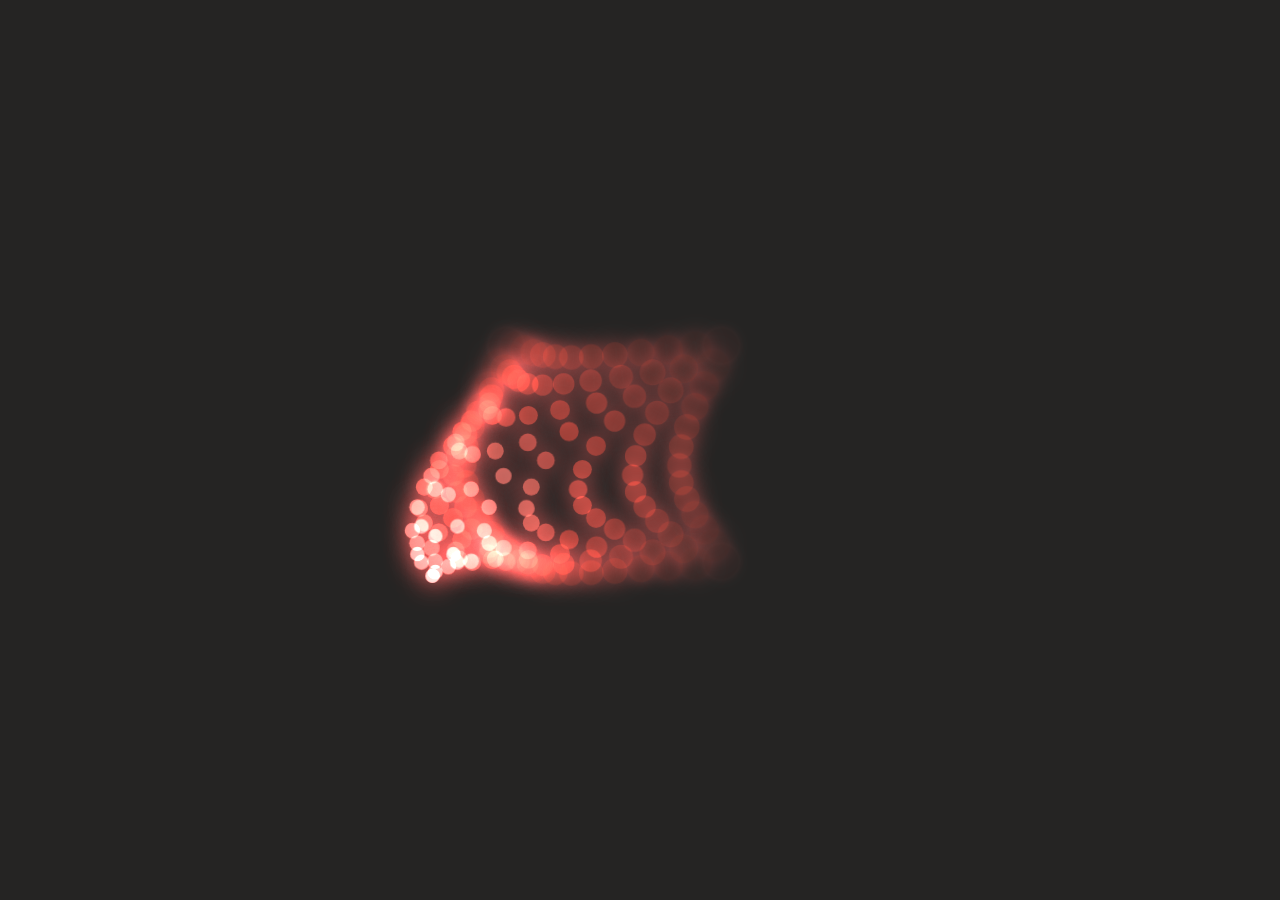
<file: animejs/examples/additive-creature/index.html>
<!DOCTYPE html>
<html>
<head>
  <title>Additive creature / Anime.js</title>
  <meta charset="utf-8">
  <meta name="viewport" content="width=device-width, initial-scale=1, maximum-scale=1">
  <link href="../assets/css/styles.css" rel="stylesheet">
  <style>
    body {
      position: absolute;
      overflow: hidden;
      width: 100%;
      height: 100%;
    }
    #creature-wrapper {
      display: flex;
      justify-content: center;
      align-items: center;
      position: absolute;
      top: 0;
      left: 0;
      overflow: hidden;
      width: 100%;
      height: 100%;
    }
    #creature {
      font-size: .2vh;
      display: flex;
      justify-content: center;
      align-items: center;
      width: 150em;
      height: 150em;
      flex-wrap: wrap;
    }
    #creature div {
      transform-style: preserve-3d;
      position: relative;
      width: 4em;
      height: 4em;
      margin: 3em;
      border-radius: 2em;
      will-change: transform;
      mix-blend-mode: plus-lighter;
      /*mix-blend-mode: screen;*/
      /*mix-blend-mode: lighten;*/
      background: var(--red);
    }
  </style>
</head>
<body>
  <div id="creature-wrapper">
    <div id="creature"></div>
  </div>
  <script type="module" src="./index.js"></script>
</body>
</html>
</file>
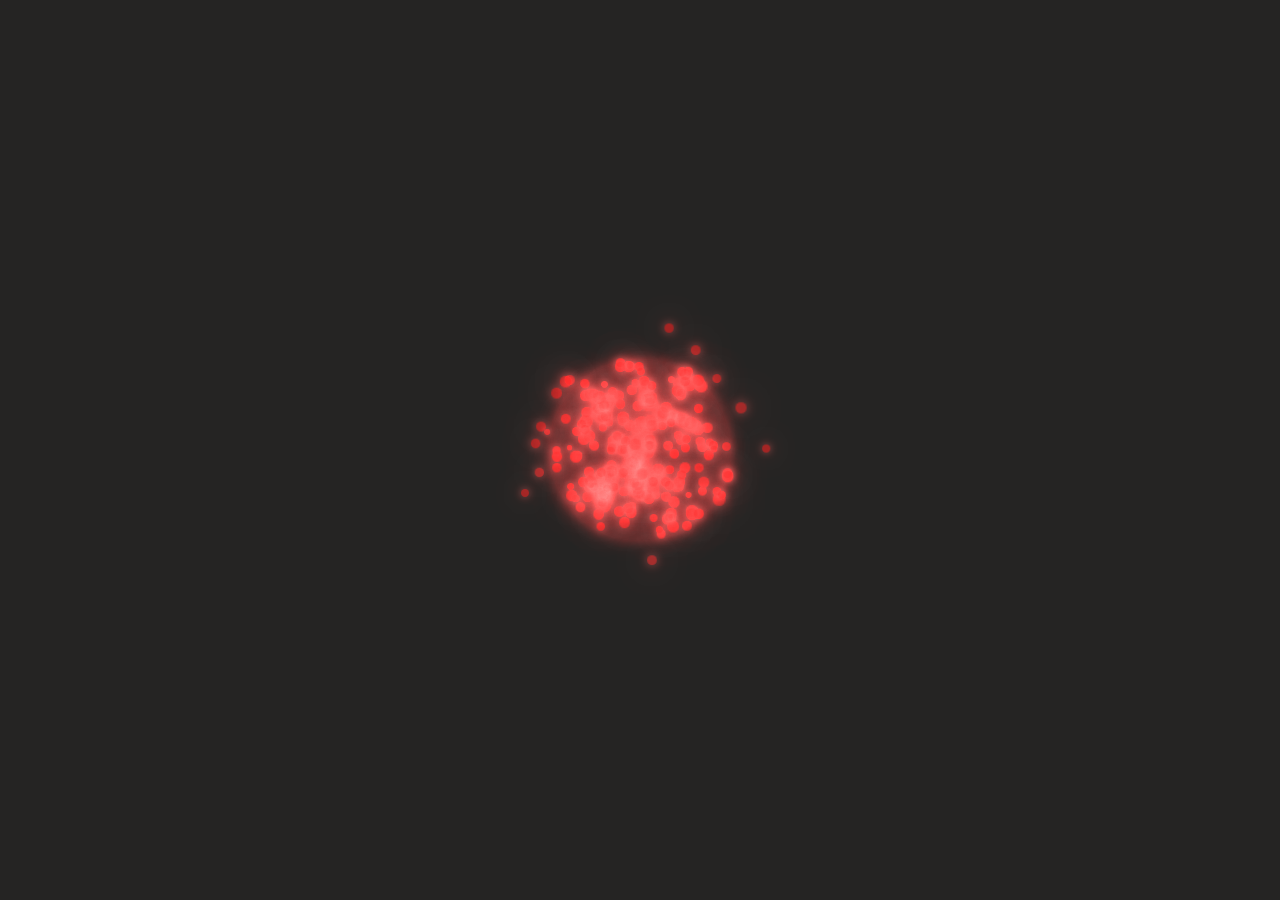
<file: animejs/examples/additive-fireflies/index.html>
<!DOCTYPE html>
<html>
<head>
  <title>Additive fireflies / Anime.js</title>
  <meta charset="utf-8">
  <meta name="viewport" content="width=device-width, initial-scale=1, maximum-scale=1">
  <link href="../assets/css/styles.css" rel="stylesheet">
  <style>
    body {
      position: absolute;
      overflow: hidden;
      width: 100%;
      height: 100%;
      cursor: grab;
      user-select: none;
    }
    body:active {
      cursor: grabbing;
    }
    #animation-wrapper {
      /*font-size: .065vh;*/
      font-size: .2vh;
      display: flex;
      justify-content: center;
      align-items: center;
      position: absolute;
      top: 0;
      left: 0;
      overflow: hidden;
      width: 100%;
      height: 100%;
      color: var(--red);
    }
    #circle {
      opacity: .3;
      position: absolute;
      top: 50%;
      left: 50%;
      width: 100em;
      height: 100em;
      margin: -50em 0 0 -50em;
      border-radius: 50%;
      will-change: transform, opacity
    }
    #circle:before,
    #circle:after {
      content: "";
      display: block;
      position: absolute;
      top: 0;
      left: 0;
      width: 100%;
      height: 100%;
      border-radius: 50%;
    }
    #circle:before {
      z-index: 1;
      opacity: 1;
      box-shadow: inset 0px 0px 25em 0px currentColor,  0px 0px 10em 1px currentColor, 0px 0px 5em 1px currentColor;
    }
    #circle:after {
      z-index: 3;
      opacity: .75;
      box-shadow: inset 0 0 30em 0 currentColor;
      background-image: radial-gradient(circle at 50% 50%, currentColor 0%, transparent 100%);
    }
    .particle {
      opacity: .5;
      position: absolute;
      z-index: 2;
      top: 50%;
      left: 50%;
      width: 5em;
      height: 5em;
      margin: -2.5em 0 0 -2.5em;
      border-radius: 5em;
      will-change: transform;
      mix-blend-mode: plus-lighter;
      background: currentColor;
      box-shadow: 0px 0px 15em 0px currentColor, 0px 0px 5em 0px currentColor;
    }
  </style>
</head>
<body>
  <div id="animation-wrapper">
    <div id="circle"></div>
  </div>
  <script type="module" src="./index.js"></script>
</body>
</html>
</file>
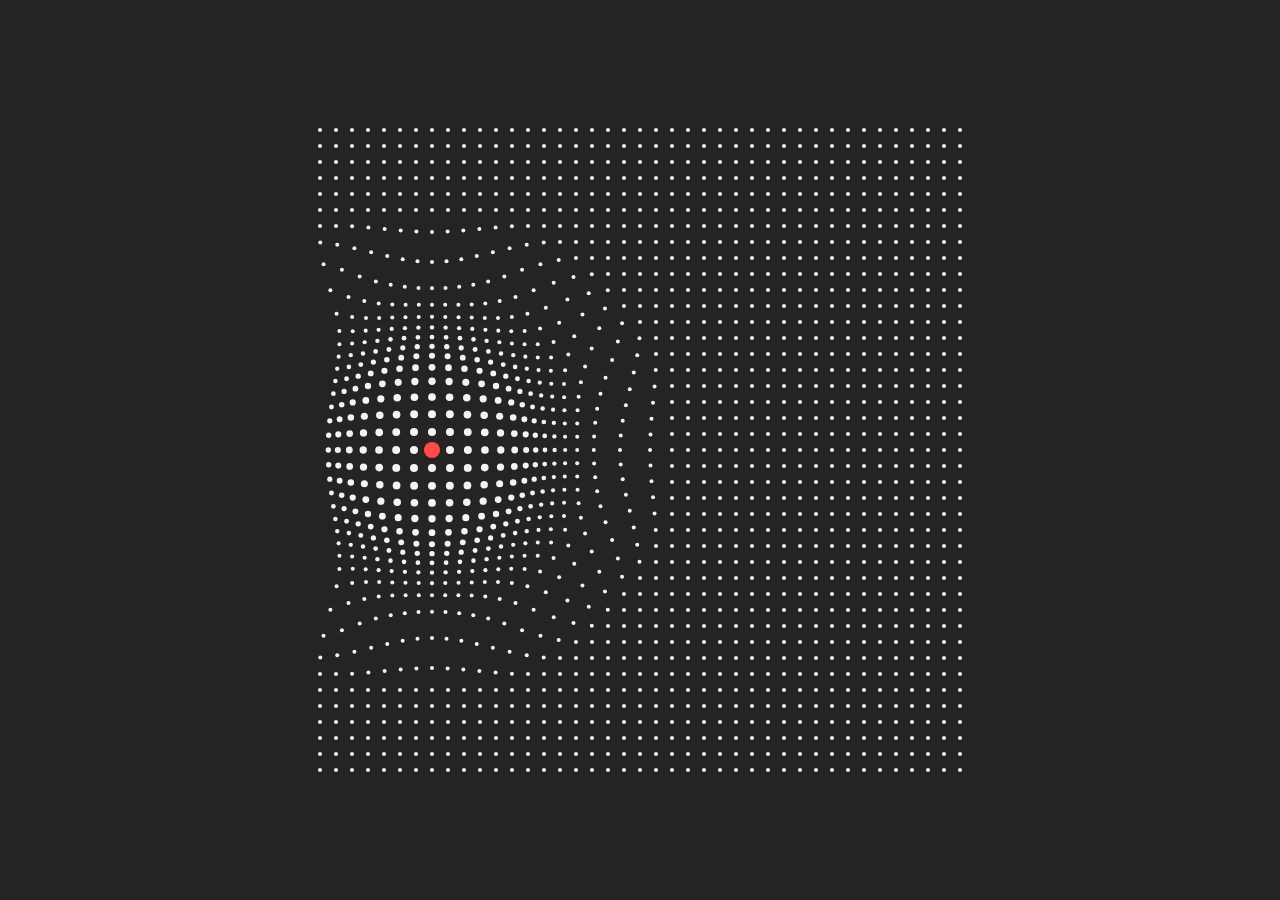
<file: animejs/examples/advanced-grid-staggering/index.html>
<!DOCTYPE html>
<html>
<head>
  <title>Advanced grid staggering / Anime.js</title>
  <meta charset="utf-8">
  <meta name="viewport" content="width=device-width, initial-scale=1, maximum-scale=1">
  <link href="../assets/css/styles.css" rel="stylesheet">
  <style>
    body {
      --rows: 41;
      display: flex;
      flex-wrap: wrap;
      justify-content: center;
      align-items: center;
      height: 100vh;
    }

    .stagger-visualizer {
      position: relative;
      display: flex;
      flex-wrap: wrap;
      justify-content: center;
      align-items: center;
      width: calc(var(--rows) * 1rem);
      height: calc(var(--rows) * 1rem);
    }

    .stagger-visualizer .dot {
      position: relative;
      width: .25rem;
      height: .25rem;
      margin: .375rem;
      background-color: currentColor;
      border-radius: 50%;
    }

    .stagger-visualizer .cursor {
      position: absolute;
      z-index: 1;
      top: 0;
      left: 0;
      width: 1rem;
      height: 1rem;
      background-color: currentColor;
      border-radius: 50%;
    }
  </style>
</head>
<body>
  <div class="stagger-visualizer">
    <div class="cursor red"></div>
  </div>
</body>
<script type="module" src="./index.js"></script>
</html>
</file>
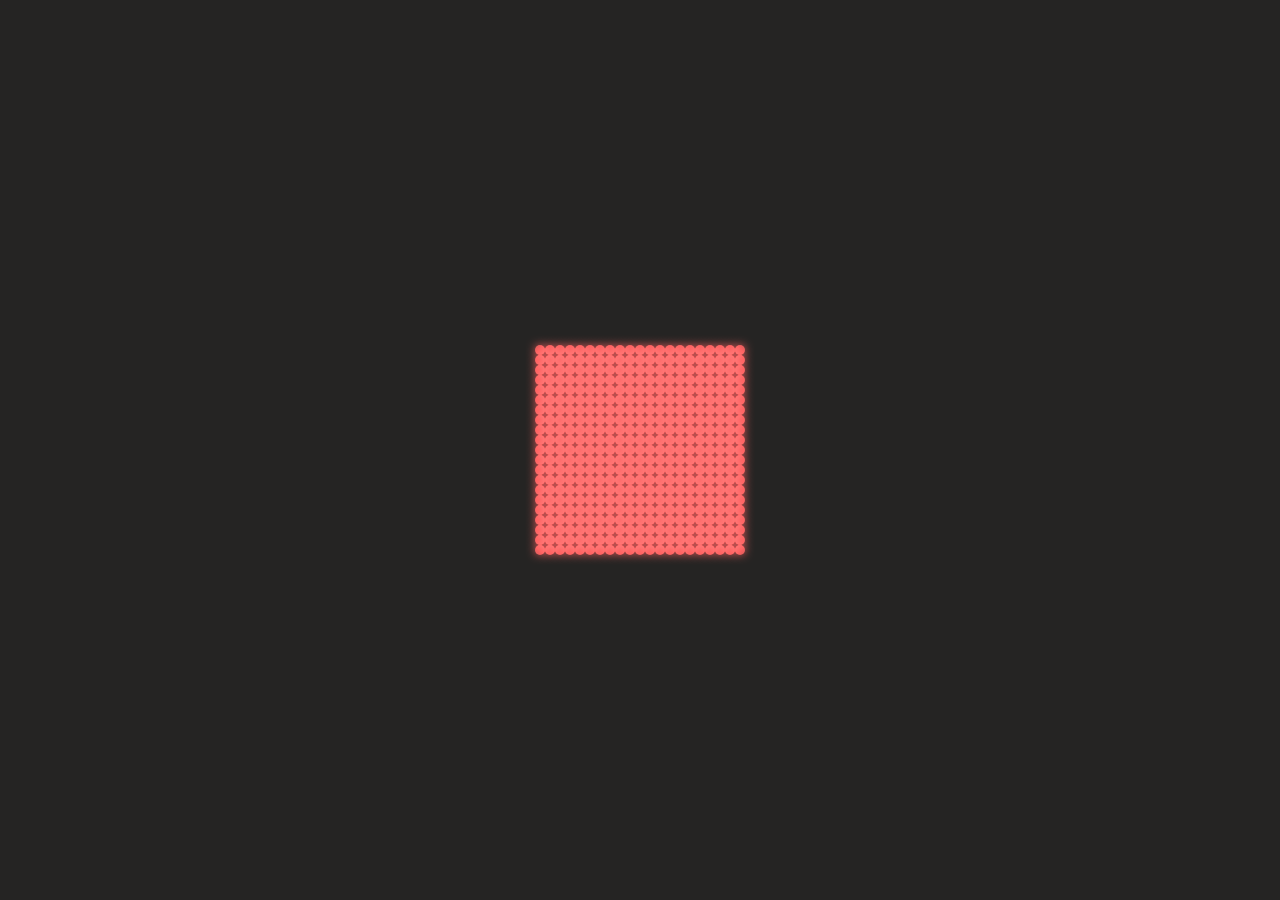
<file: animejs/examples/animatable-follow-cursor/index.html>
<!DOCTYPE html>
<html>
<head>
  <title>Animatable follow cursor / Anime.js</title>
  <meta charset="utf-8">
  <meta name="viewport" content="width=device-width, initial-scale=1, maximum-scale=1">
  <link href="../assets/css/styles.css" rel="stylesheet">
  <style>
    body {
      display: flex;
      justify-content: center;
      align-items: center;
      position: absolute;
      top: 0;
      left: 0;
      overflow: hidden;
      width: 100%;
      height: 100vh;
    }

    .particles {
      --size: 21;
      --diameter: 1em;
      --margin: 0em;
      font-size: 10px;
      display: flex;
      justify-content: center;
      align-items: center;
      flex-wrap: wrap;
      width: calc(var(--size) * 1em);
      height: calc(var(--size) * 1em);
    }

    .particles div {
      position: relative;
      width: calc(var(--diameter) - var(--margin) * 2);
      height: calc(var(--diameter) - var(--margin) * 2);
      margin: var(--margin);
      background: var(--red);
      mix-blend-mode: plus-lighter;
      box-shadow: 0 0 10px 0 var(--red);
      border-radius: .5rem;
      opacity: .75;
    }
  </style>
</head>
<body>
  <div class="particles"></div>
  <script type="module" src="./index.js"></script>
</body>
</html>
</file>
<file: animejs/examples/assets/css/styles.css>
:root {
  --black: #252423;
  --white: #F6F4F2;
  --white-2: #FFF;
  --grey: #b8b6b3;
  --red: #FF4B4B;
  --orange: #FF8F42;
  --lightorange: #FFC730;
  --yellow: #F6FF56;
  --citrus: #A4FF4F;
  --green: #18FF74;
  --darkgreen: #00D672;
  --turquoise: #3CFFEC;
  --skyblue: #61C3FF;
  --kingblue: #5A87FF;
  --lavender: #8453E3;
  --purple: #C26EFF;
  --pink: #FB89FB;

  --input-border-radius: .25rem;
}

*, *:before, *:after {
  box-sizing: border-box;
  margin: 0;
  padding: 0;
  border: 0;
  font: inherit;
  vertical-align: baseline;
}

html,
body {
  background-color: var(--black);
  color: var(--white);
  font-family: sans-serif;
}

.black { color: var(--black); }
.white { color: var(--white); }
.red { color: var(--red); }
.blue { color: var(--skyblue); }
.green { color: var(--green); }

.grid {
  --one-cell: 100px;
  --border-color: rgba(255,255,255,.75);
  flex-grow: 1;
  position: relative;
  width: 100%;
  height: 100%;
  padding: 0;
}

.grid:before {
  content: "";
  pointer-events: none;
  position: absolute;
  z-index: 0;
  left: 0;
  top: 0;
  width: 100%;
  height: 100%;
  background:
    linear-gradient(-90deg, rgba(255,255,255,.05) 1px, transparent 1px),
    linear-gradient(rgba(255,255,255,.05) 1px, transparent 1px),
    linear-gradient(-90deg, rgba(255,255,255,.04) 1px, transparent 1px),
    linear-gradient(rgba(255,255,255,.04) 1px, transparent 1px);
  background-size:
    calc(var(--one-cell) / 10) calc(var(--one-cell) / 10),
    calc(var(--one-cell) / 10) calc(var(--one-cell) / 10),
    var(--one-cell) var(--one-cell), var(--one-cell) var(--one-cell),
    var(--one-cell) var(--one-cell), var(--one-cell) var(--one-cell);
  background-position: 0 -1px;
  backface-visibility: hidden;
}

.grid:before {
  width: calc(75px + 100%);
  left: -75px;
}

@media (min-width: 500px) {
  .grid:before {
    width: 100%;
    left: 0;
  }
}

/* Logs */

.log {
  --width: 22ch;
  --height: 20ch;
  position: fixed;
  z-index: 10;
  top: 0;
  overflow-y: scroll;
  width: var(--width);
  height: var(--height);
  padding-left: 1ch;
  padding-right: 1ch;
  padding-bottom: 1ch;
  font-family: ui-monospace, monospace;
  white-space: pre;
  background-color: rgba(0, 0, 0, .5);
}

@keyframes reveal {
  from { opacity: 1; }
  to { opacity: .4; }
}

.log span {
  animation: reveal 2s ease-in-out forwards;
}

/* Inputs */

button,
select {
  width: 100%;
  flex-shrink: .5;
  border: none;
  background-color: var(--white);
  border-radius: var(--input-border-radius);
  white-space: nowrap;
  margin: 0;
  height: 2rem;
}

button {
  padding: 0 .75rem;
}

select:disabled,
button:disabled {
  background-color: var(--grey);
}

select:not(:disabled):hover,
button:not(:disabled):hover {
  cursor: pointer;
  background-color: var(--white-2);
}

legend {
  display: flex;
  gap: .5rem;
  flex-direction: row;
  align-items: center;
  justify-content: flex-start;
  width: 100%;
  height: 2rem;
}

label {
  display: flex;
  gap: .5rem;
  flex-direction: row;
  align-items: center;
  justify-content: flex-start;
  height: 2rem;
}

fieldset {
  display: flex;
  flex-wrap: nowrap;
  flex-direction: row;
  justify-content: center;
  align-items: center;
  gap: 1px;
}

fieldset.vertical {
  flex-direction: column;
  justify-content: flex-start;
  align-items: flex-start;
}

fieldset > * {
  border-radius: 0;
}

fieldset > *:first-child {
  border-radius: var(--input-border-radius) 0 0 var(--input-border-radius);
}

fieldset > *:last-child {
  border-radius: 0 var(--input-border-radius) var(--input-border-radius) 0;
}
</file>
